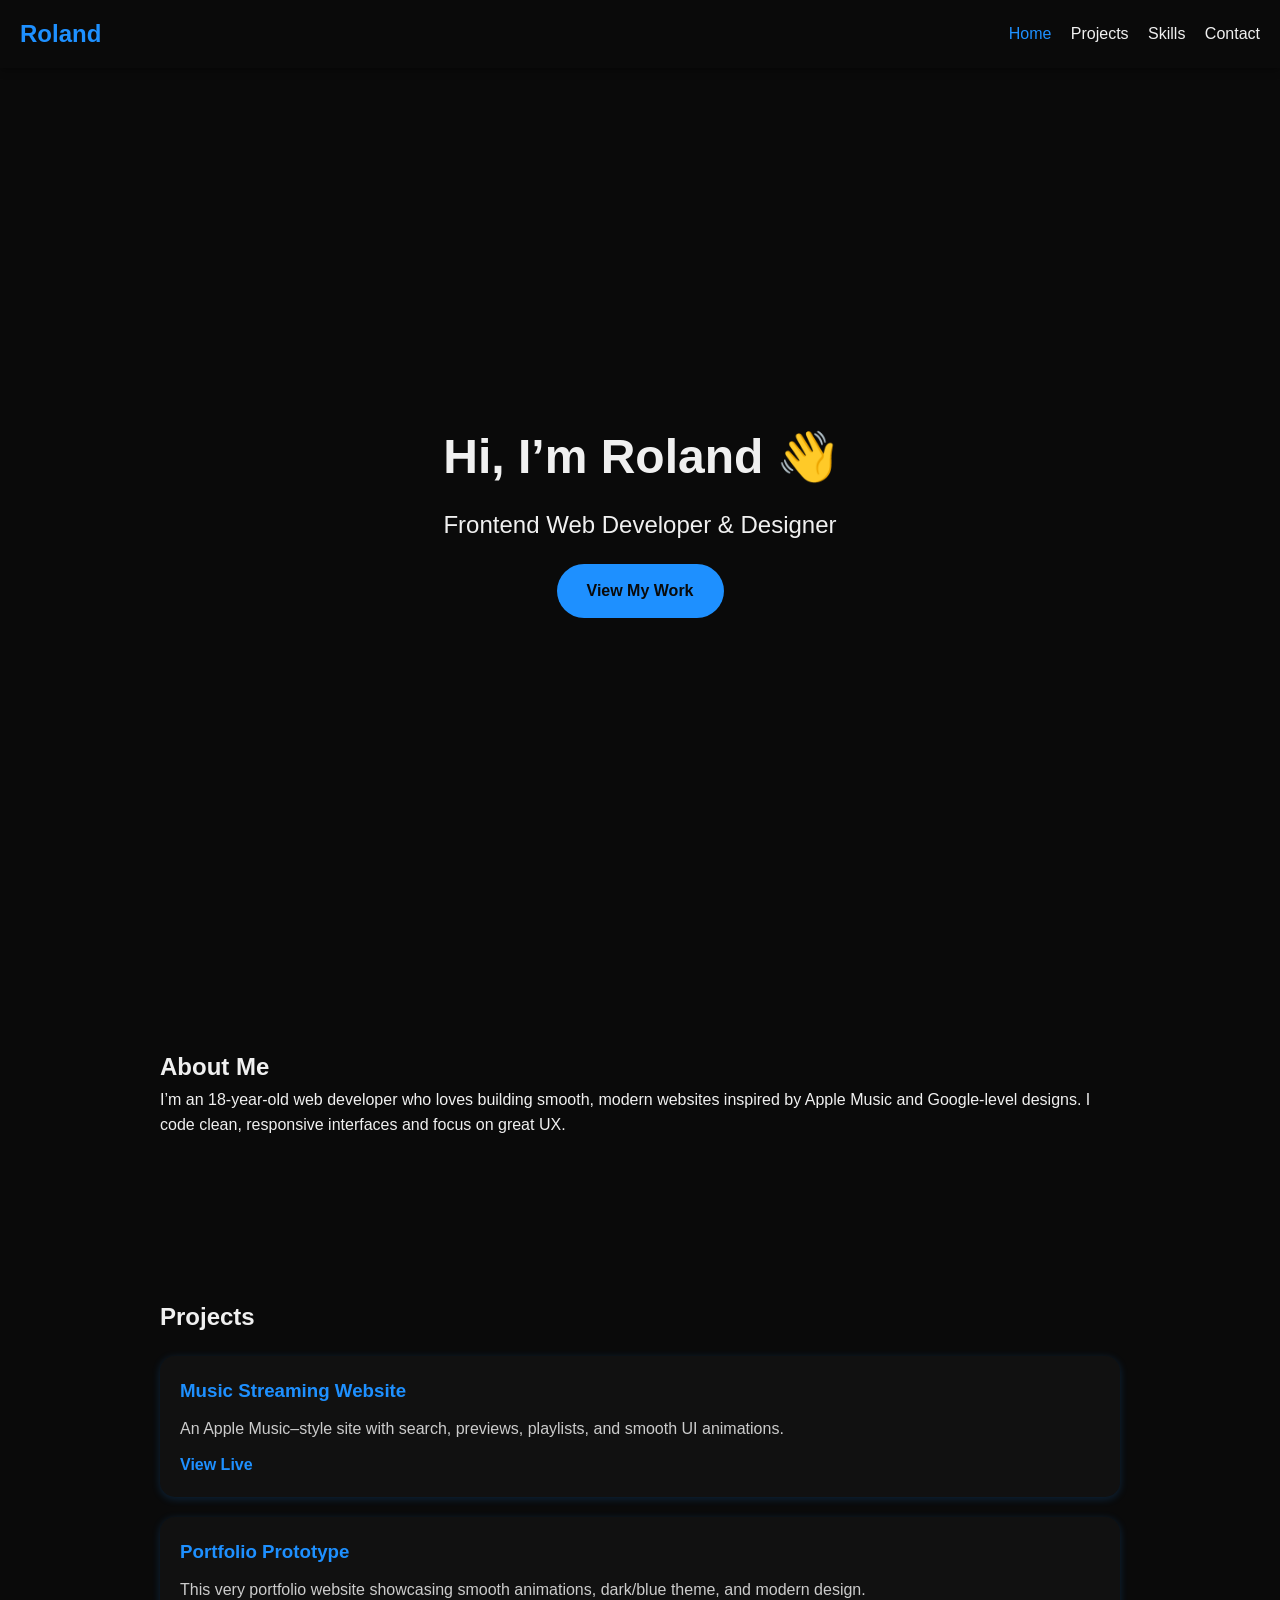
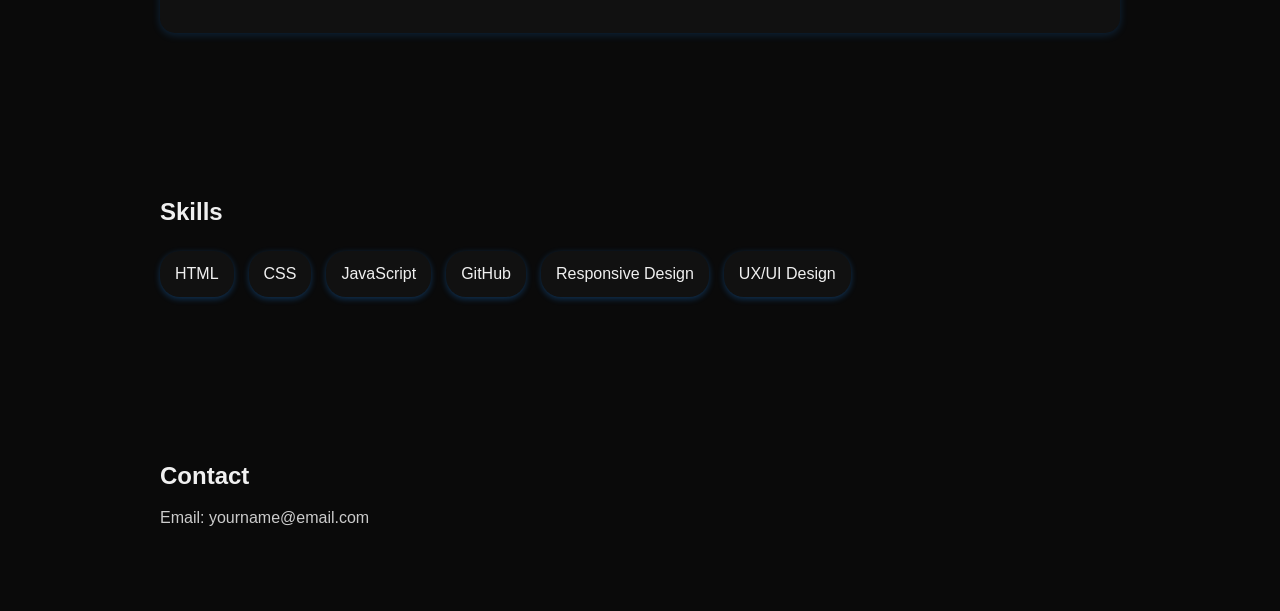
<file: index.html>
<!DOCTYPE html>
<html lang="en">
<head>
<meta charset="UTF-8">
<meta name="viewport" content="width=device-width, initial-scale=1.0">
<title>Roland | Dev Portfolio</title>
<style>
/* ===== Reset & Fonts ===== */
*{margin:0;padding:0;box-sizing:border-box;font-family:-apple-system,BlinkMacSystemFont,sans-serif;}
html{scroll-behavior:smooth;}
body{background:#0a0a0a;color:#f0f0f0;line-height:1.6;transition:background 0.5s,color 0.5s;}

/* ===== NAVBAR ===== */
header{position:sticky;top:0;z-index:100;background:#0a0a0a;padding:15px 20px;display:flex;justify-content:space-between;align-items:center;box-shadow:0 2px 8px rgba(0,0,0,0.4);}
header h1{color:#1e90ff;font-size:24px;}
nav button{background:none;border:none;color:#f0f0f0;font-size:16px;margin-left:15px;cursor:pointer;transition:color 0.3s;}
nav button.active, nav button:hover{color:#1e90ff;}

/* ===== SECTIONS ===== */
section{padding:80px 20px;max-width:1000px;margin:auto;opacity:0;transform:translateY(30px);transition:all 0.8s ease;}
section.visible{opacity:1;transform:translateY(0);}

/* ===== HERO ===== */
.hero{display:flex;flex-direction:column;justify-content:center;align-items:center;text-align:center;height:100vh;}
.hero h1{font-size:3rem;margin-bottom:10px;animation:fadeIn 1s ease forwards;}
.hero p{font-size:1.5rem;margin-bottom:20px;animation:fadeIn 1.5s ease forwards;}
.hero .btn{padding:14px 30px;border-radius:30px;background:#1e90ff;color:#0a0a0a;text-decoration:none;font-weight:600;font-size:16px;transition:all 0.3s;}
.hero .btn:hover{transform:scale(1.05);background:#0a75d6;}

/* ===== PROJECT CARDS ===== */
.project-card{background:#111;padding:20px;border-radius:15px;margin-top:20px;transition:all 0.3s;box-shadow:0 2px 8px rgba(30,144,255,0.2);}
.project-card:hover{transform:translateY(-5px) scale(1.03);box-shadow:0 8px 20px rgba(30,144,255,0.5);}
.project-card h3{color:#1e90ff;margin-bottom:10px;}
.project-card p{color:#ccc;margin-bottom:10px;}
.project-card a{color:#1e90ff;text-decoration:none;font-weight:600;transition:color 0.3s;}
.project-card a:hover{color:#63b3ed;}

/* ===== SKILLS ===== */
.skills ul{display:flex;flex-wrap:wrap;gap:15px;list-style:none;margin-top:20px;}
.skills li{background:#111;padding:10px 15px;border-radius:20px;box-shadow:0 2px 6px rgba(30,144,255,0.3);transition:all 0.3s;}
.skills li:hover{transform:scale(1.05);box-shadow:0 4px 12px rgba(30,144,255,0.5);}

/* ===== CONTACT ===== */
.contact p{margin-top:10px;color:#ccc;}

/* ===== ANIMATIONS ===== */
@keyframes fadeIn{from{opacity:0;transform:translateY(20px);}to{opacity:1;transform:translateY(0);}}
</style>
</head>
<body>

<header>
  <h1>Roland</h1>
  <nav>
    <button class="active" onclick="scrollToSection('hero')">Home</button>
    <button onclick="scrollToSection('projects')">Projects</button>
    <button onclick="scrollToSection('skills')">Skills</button>
    <button onclick="scrollToSection('contact')">Contact</button>
  </nav>
</header>

<section class="hero" id="hero">
  <h1>Hi, I’m Roland 👋</h1>
  <p>Frontend Web Developer & Designer</p>
  <a href="#projects" class="btn">View My Work</a>
</section>

<section class="about" id="about">
  <h2>About Me</h2>
  <p>I’m an 18-year-old web developer who loves building smooth, modern websites inspired by Apple Music and Google-level designs. I code clean, responsive interfaces and focus on great UX.</p>
</section>

<section class="projects" id="projects">
  <h2>Projects</h2>
  <div class="project-card">
    <h3>Music Streaming Website</h3>
    <p>An Apple Music–style site with search, previews, playlists, and smooth UI animations.</p>
    <a href="https://rolandoluwaseun4.github.io/lyrics---website-/" target="_blank">View Live</a>
  </div>
  <div class="project-card">
    <h3>Portfolio Prototype</h3>
    <p>This very portfolio website showcasing smooth animations, dark/blue theme, and modern design.</p>
  </div>
</section>

<section class="skills" id="skills">
  <h2>Skills</h2>
  <ul>
    <li>HTML</li>
    <li>CSS</li>
    <li>JavaScript</li>
    <li>GitHub</li>
    <li>Responsive Design</li>
    <li>UX/UI Design</li>
  </ul>
</section>

<section class="contact" id="contact">
  <h2>Contact</h2>
  <p>Email: yourname@email.com</p>
</section>

<script>
/* ===== SMOOTH SCROLL ===== */
function scrollToSection(id){
  document.getElementById(id).scrollIntoView({behavior:'smooth'});
}

/* ===== FADE-IN ON SCROLL ===== */
const sections=document.querySelectorAll('section');
const observer=new IntersectionObserver(entries=>{
  entries.forEach(entry=>{
    if(entry.isIntersecting){
      entry.target.classList.add('visible');
    }
  });
},{threshold:0.2});
sections.forEach(sec=>observer.observe(sec));
</script>

</body>
</html>
</file>
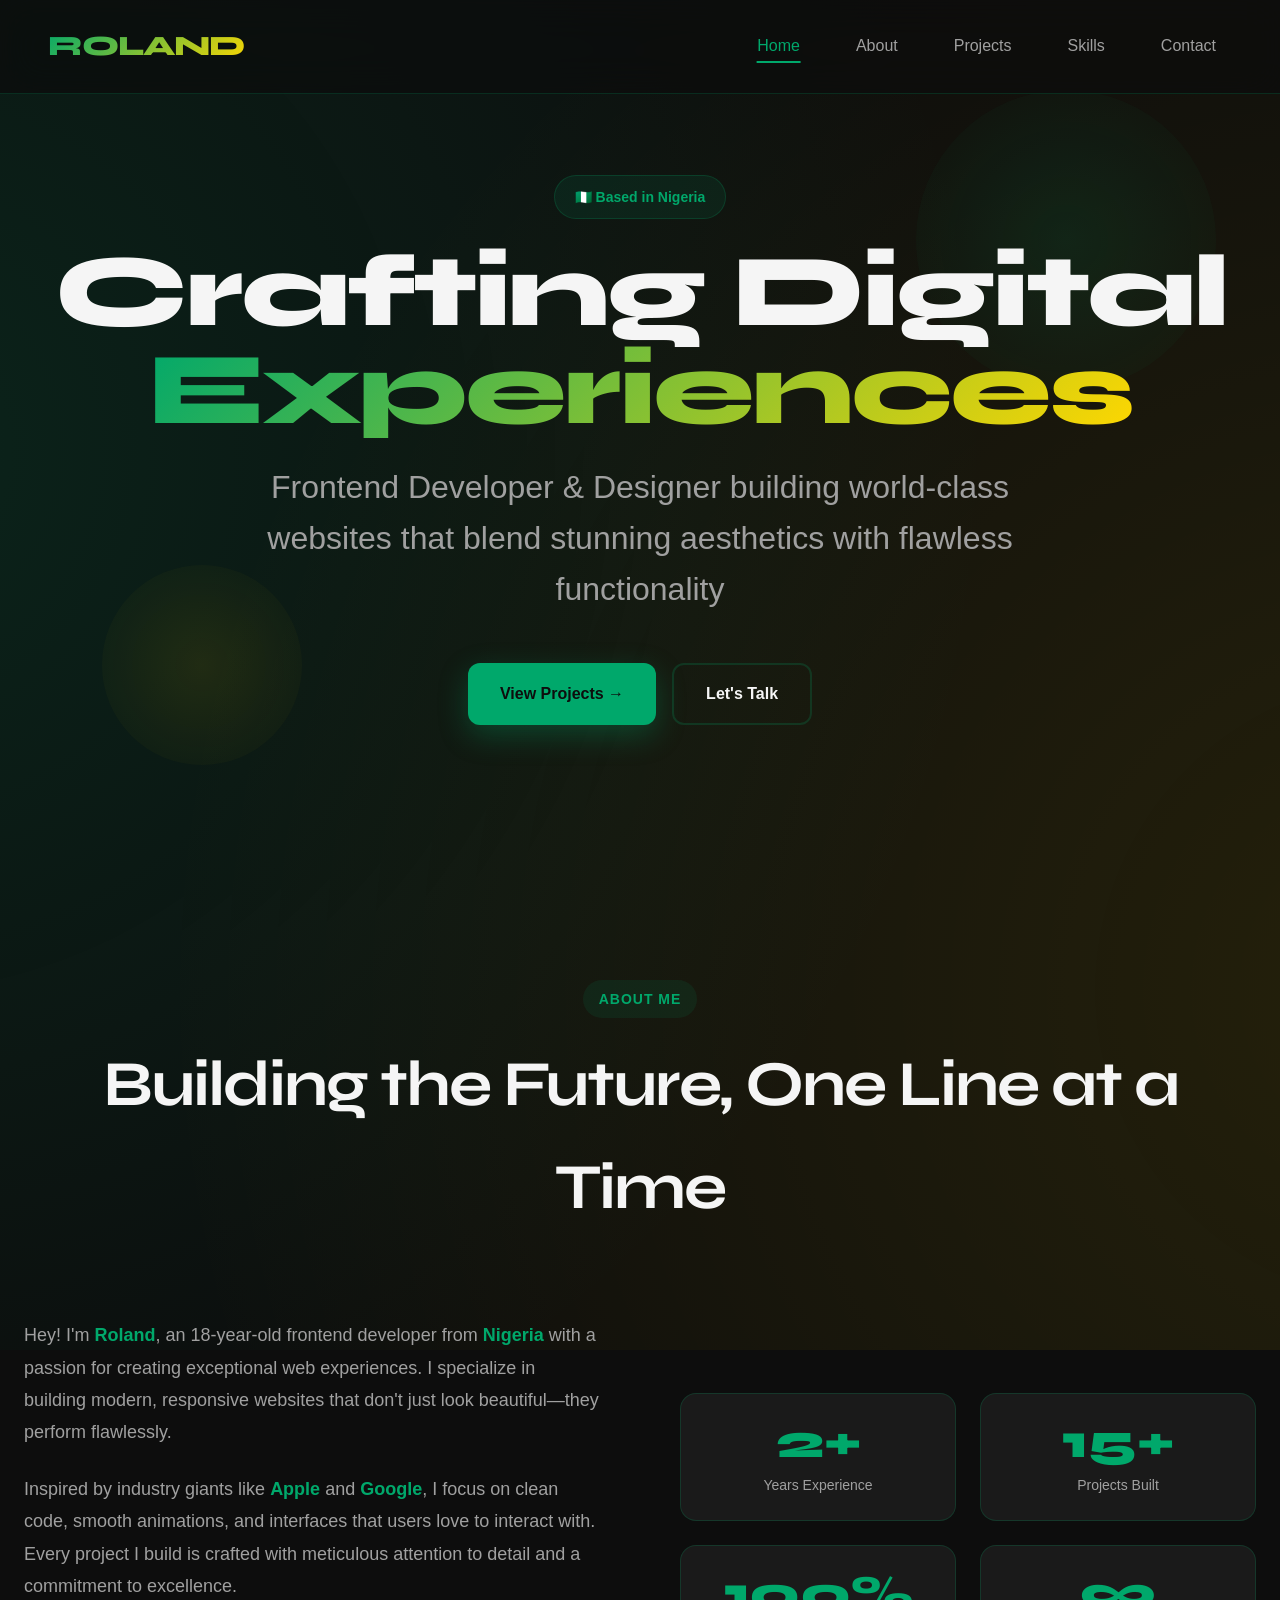
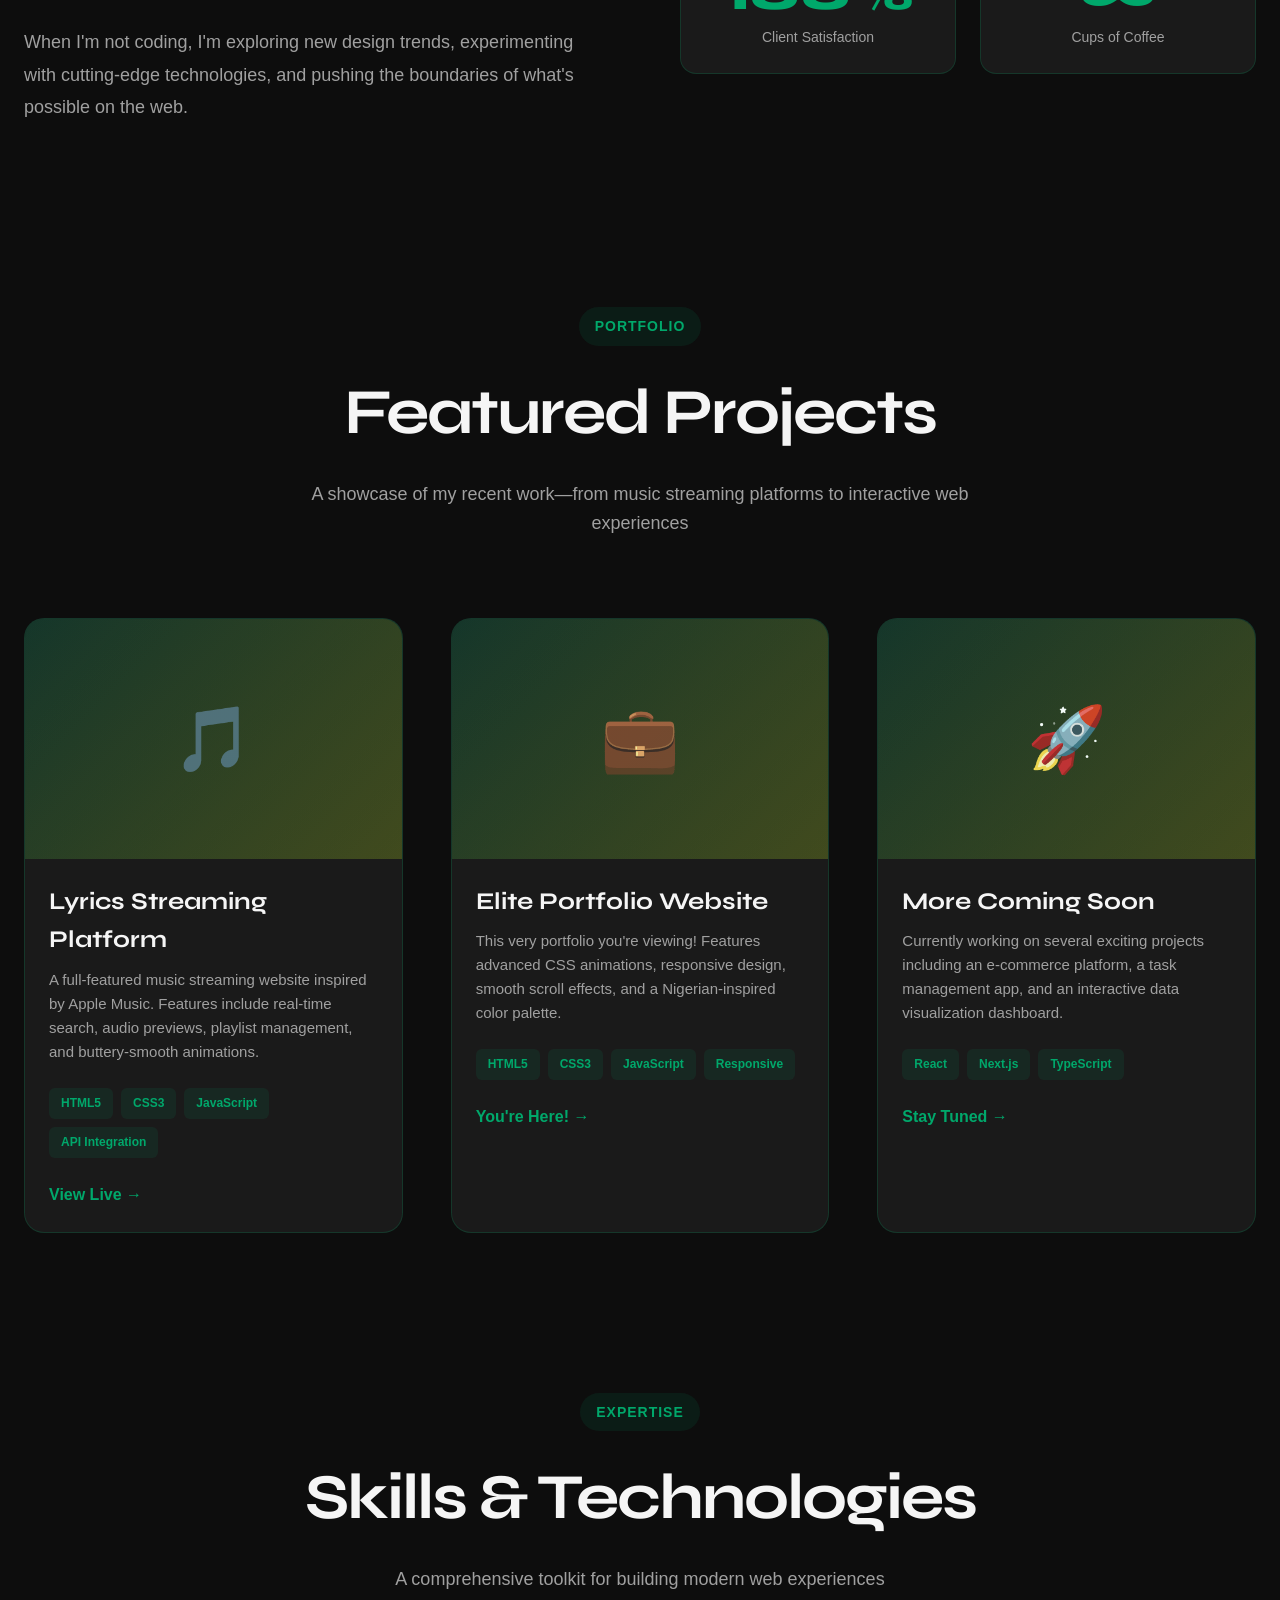
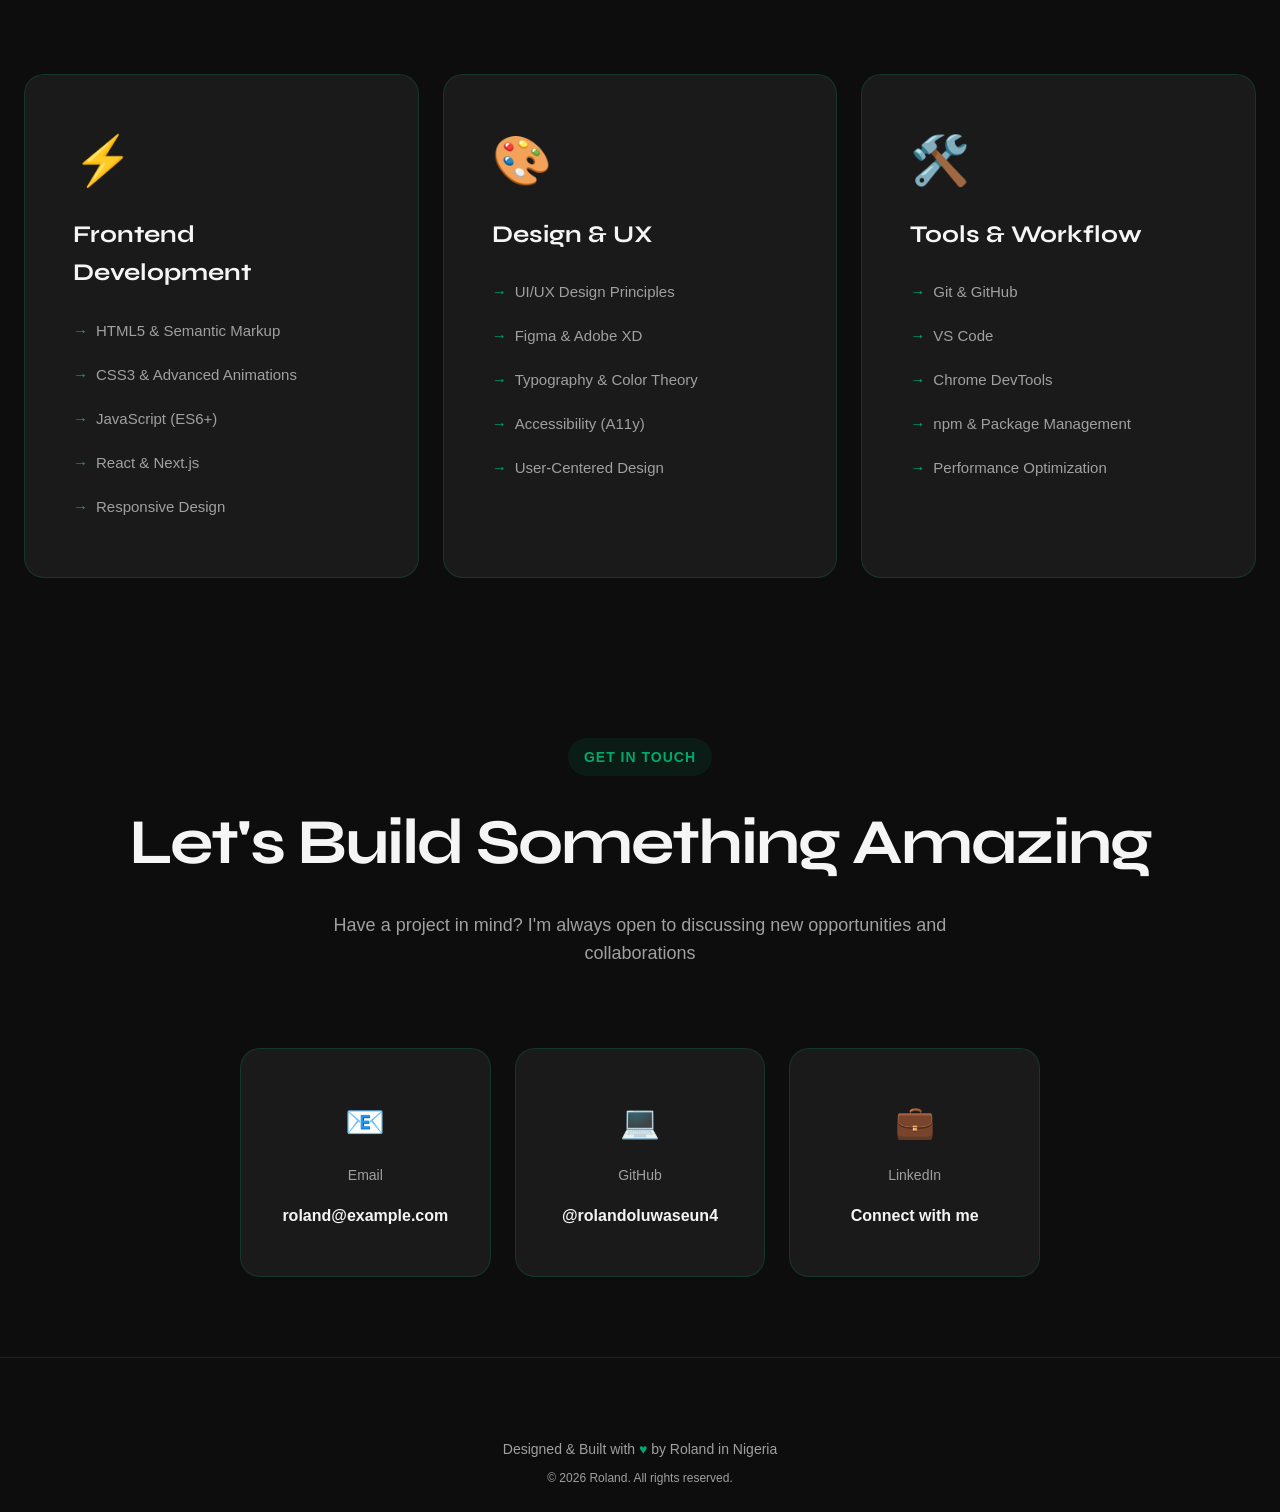
<file: roland-elite-portfolio.html>
<!DOCTYPE html>
<html lang="en">
<head>
  <meta charset="UTF-8">
  <meta name="viewport" content="width=device-width, initial-scale=1.0">
  <meta name="description" content="Roland - Frontend Developer & Designer crafting exceptional web experiences in Nigeria">
  <title>Roland | Elite Frontend Developer</title>
  <link rel="preconnect" href="https://fonts.googleapis.com">
  <link rel="preconnect" href="https://fonts.gstatic.com" crossorigin>
  <link href="https://fonts.googleapis.com/css2?family=Syne:wght@400;600;700;800&family=General+Sans:wght@400;500;600&display=swap" rel="stylesheet">
  
  <style>
    /* ==================== CSS VARIABLES ==================== */
    :root {
      /* Colors - Nigerian Flag Inspired with Modern Twist */
      --primary-green: #00A86B;
      --primary-white: #FEFEFE;
      --accent-gold: #FFD700;
      --dark-bg: #0D0D0D;
      --card-bg: #1A1A1A;
      --text-primary: #F5F5F5;
      --text-secondary: #A0A0A0;
      --border-subtle: rgba(0, 168, 107, 0.2);
      
      /* Typography */
      --font-display: 'Syne', sans-serif;
      --font-body: 'General Sans', -apple-system, sans-serif;
      
      /* Spacing */
      --spacing-xs: 8px;
      --spacing-sm: 16px;
      --spacing-md: 24px;
      --spacing-lg: 48px;
      --spacing-xl: 80px;
      
      /* Animations */
      --transition-smooth: all 0.4s cubic-bezier(0.4, 0, 0.2, 1);
      --transition-bounce: all 0.6s cubic-bezier(0.68, -0.55, 0.265, 1.55);
    }
    
    /* ==================== RESET & BASE ==================== */
    * {
      margin: 0;
      padding: 0;
      box-sizing: border-box;
    }
    
    html {
      scroll-behavior: smooth;
      overflow-x: hidden;
    }
    
    body {
      font-family: var(--font-body);
      background: var(--dark-bg);
      color: var(--text-primary);
      line-height: 1.6;
      overflow-x: hidden;
      position: relative;
    }
    
    /* Animated gradient background */
    body::before {
      content: '';
      position: fixed;
      top: -50%;
      left: -50%;
      width: 200%;
      height: 200%;
      background: 
        radial-gradient(circle at 20% 50%, rgba(0, 168, 107, 0.15) 0%, transparent 50%),
        radial-gradient(circle at 80% 80%, rgba(255, 215, 0, 0.1) 0%, transparent 50%);
      animation: bgFloat 20s ease-in-out infinite;
      pointer-events: none;
      z-index: -1;
    }
    
    @keyframes bgFloat {
      0%, 100% { transform: translate(0, 0) rotate(0deg); }
      33% { transform: translate(30px, -30px) rotate(5deg); }
      66% { transform: translate(-20px, 20px) rotate(-5deg); }
    }
    
    /* ==================== NAVIGATION ==================== */
    header {
      position: fixed;
      top: 0;
      left: 0;
      right: 0;
      z-index: 1000;
      padding: var(--spacing-md) var(--spacing-lg);
      background: rgba(13, 13, 13, 0.8);
      backdrop-filter: blur(20px) saturate(180%);
      border-bottom: 1px solid var(--border-subtle);
      animation: slideDown 0.8s ease forwards;
    }
    
    @keyframes slideDown {
      from {
        transform: translateY(-100%);
        opacity: 0;
      }
      to {
        transform: translateY(0);
        opacity: 1;
      }
    }
    
    .nav-container {
      max-width: 1400px;
      margin: 0 auto;
      display: flex;
      justify-content: space-between;
      align-items: center;
    }
    
    .logo {
      font-family: var(--font-display);
      font-size: 28px;
      font-weight: 800;
      background: linear-gradient(135deg, var(--primary-green), var(--accent-gold));
      -webkit-background-clip: text;
      -webkit-text-fill-color: transparent;
      background-clip: text;
      letter-spacing: -1px;
      transition: var(--transition-smooth);
    }
    
    .logo:hover {
      transform: scale(1.05);
    }
    
    nav {
      display: flex;
      gap: var(--spacing-md);
    }
    
    .nav-link {
      background: none;
      border: none;
      color: var(--text-secondary);
      font-family: var(--font-body);
      font-size: 16px;
      font-weight: 500;
      cursor: pointer;
      padding: var(--spacing-xs) var(--spacing-sm);
      border-radius: 8px;
      transition: var(--transition-smooth);
      position: relative;
    }
    
    .nav-link::after {
      content: '';
      position: absolute;
      bottom: 0;
      left: 50%;
      width: 0;
      height: 2px;
      background: var(--primary-green);
      transform: translateX(-50%);
      transition: width 0.3s ease;
    }
    
    .nav-link:hover,
    .nav-link.active {
      color: var(--primary-green);
    }
    
    .nav-link:hover::after,
    .nav-link.active::after {
      width: 60%;
    }
    
    /* Mobile menu toggle */
    .menu-toggle {
      display: none;
      flex-direction: column;
      gap: 6px;
      background: none;
      border: none;
      cursor: pointer;
      padding: var(--spacing-xs);
    }
    
    .menu-toggle span {
      width: 30px;
      height: 3px;
      background: var(--primary-green);
      border-radius: 2px;
      transition: var(--transition-smooth);
    }
    
    /* ==================== HERO SECTION ==================== */
    .hero {
      min-height: 100vh;
      display: flex;
      flex-direction: column;
      justify-content: center;
      align-items: center;
      text-align: center;
      padding: var(--spacing-xl) var(--spacing-md);
      position: relative;
      overflow: hidden;
    }
    
    .hero-badge {
      display: inline-block;
      padding: 10px 20px;
      background: rgba(0, 168, 107, 0.1);
      border: 1px solid var(--border-subtle);
      border-radius: 50px;
      font-size: 14px;
      font-weight: 600;
      color: var(--primary-green);
      margin-bottom: var(--spacing-md);
      animation: fadeInUp 0.8s ease 0.2s both;
    }
    
    .hero-title {
      font-family: var(--font-display);
      font-size: clamp(48px, 8vw, 120px);
      font-weight: 800;
      line-height: 0.95;
      letter-spacing: -3px;
      margin-bottom: var(--spacing-md);
      animation: fadeInUp 0.8s ease 0.4s both;
    }
    
    .hero-title .gradient-text {
      background: linear-gradient(135deg, var(--primary-green) 0%, var(--accent-gold) 100%);
      -webkit-background-clip: text;
      -webkit-text-fill-color: transparent;
      background-clip: text;
      display: inline-block;
    }
    
    .hero-subtitle {
      font-size: clamp(20px, 3vw, 32px);
      color: var(--text-secondary);
      font-weight: 500;
      margin-bottom: var(--spacing-lg);
      max-width: 800px;
      animation: fadeInUp 0.8s ease 0.6s both;
    }
    
    .cta-group {
      display: flex;
      gap: var(--spacing-sm);
      flex-wrap: wrap;
      justify-content: center;
      animation: fadeInUp 0.8s ease 0.8s both;
    }
    
    .btn {
      padding: 16px 32px;
      border-radius: 12px;
      font-family: var(--font-body);
      font-size: 16px;
      font-weight: 600;
      text-decoration: none;
      cursor: pointer;
      transition: var(--transition-smooth);
      border: none;
      display: inline-flex;
      align-items: center;
      gap: 8px;
    }
    
    .btn-primary {
      background: var(--primary-green);
      color: var(--dark-bg);
      box-shadow: 0 10px 30px rgba(0, 168, 107, 0.3);
    }
    
    .btn-primary:hover {
      transform: translateY(-3px);
      box-shadow: 0 15px 40px rgba(0, 168, 107, 0.4);
    }
    
    .btn-secondary {
      background: transparent;
      color: var(--text-primary);
      border: 2px solid var(--border-subtle);
    }
    
    .btn-secondary:hover {
      border-color: var(--primary-green);
      background: rgba(0, 168, 107, 0.05);
    }
    
    /* Floating elements decoration */
    .hero-decoration {
      position: absolute;
      border-radius: 50%;
      opacity: 0.6;
      animation: float 6s ease-in-out infinite;
    }
    
    .deco-1 {
      width: 300px;
      height: 300px;
      background: radial-gradient(circle, rgba(0, 168, 107, 0.2), transparent);
      top: 10%;
      right: 5%;
      animation-delay: 0s;
    }
    
    .deco-2 {
      width: 200px;
      height: 200px;
      background: radial-gradient(circle, rgba(255, 215, 0, 0.15), transparent);
      bottom: 15%;
      left: 8%;
      animation-delay: 2s;
    }
    
    @keyframes float {
      0%, 100% { transform: translate(0, 0); }
      50% { transform: translate(20px, -20px); }
    }
    
    @keyframes fadeInUp {
      from {
        opacity: 0;
        transform: translateY(30px);
      }
      to {
        opacity: 1;
        transform: translateY(0);
      }
    }
    
    /* ==================== SECTIONS ==================== */
    section {
      padding: var(--spacing-xl) var(--spacing-md);
      max-width: 1400px;
      margin: 0 auto;
    }
    
    .section-header {
      text-align: center;
      margin-bottom: var(--spacing-xl);
    }
    
    .section-tag {
      display: inline-block;
      padding: 8px 16px;
      background: rgba(0, 168, 107, 0.1);
      border-radius: 20px;
      font-size: 14px;
      font-weight: 600;
      color: var(--primary-green);
      margin-bottom: var(--spacing-sm);
      text-transform: uppercase;
      letter-spacing: 1px;
    }
    
    .section-title {
      font-family: var(--font-display);
      font-size: clamp(36px, 5vw, 64px);
      font-weight: 700;
      letter-spacing: -2px;
      margin-bottom: var(--spacing-sm);
    }
    
    .section-description {
      font-size: 18px;
      color: var(--text-secondary);
      max-width: 700px;
      margin: 0 auto;
    }
    
    /* ==================== ABOUT SECTION ==================== */
    .about-content {
      display: grid;
      grid-template-columns: 1fr 1fr;
      gap: var(--spacing-xl);
      align-items: center;
    }
    
    .about-text {
      font-size: 18px;
      line-height: 1.8;
      color: var(--text-secondary);
    }
    
    .about-text p {
      margin-bottom: var(--spacing-md);
    }
    
    .about-text strong {
      color: var(--primary-green);
      font-weight: 600;
    }
    
    .about-stats {
      display: grid;
      grid-template-columns: repeat(2, 1fr);
      gap: var(--spacing-md);
    }
    
    .stat-card {
      background: var(--card-bg);
      padding: var(--spacing-md);
      border-radius: 16px;
      border: 1px solid var(--border-subtle);
      transition: var(--transition-smooth);
      text-align: center;
    }
    
    .stat-card:hover {
      transform: translateY(-5px);
      border-color: var(--primary-green);
      box-shadow: 0 10px 30px rgba(0, 168, 107, 0.2);
    }
    
    .stat-number {
      font-family: var(--font-display);
      font-size: 48px;
      font-weight: 800;
      color: var(--primary-green);
      line-height: 1;
      margin-bottom: var(--spacing-xs);
    }
    
    .stat-label {
      font-size: 14px;
      color: var(--text-secondary);
      font-weight: 500;
    }
    
    /* ==================== PROJECTS SECTION ==================== */
    .projects-grid {
      display: grid;
      grid-template-columns: repeat(auto-fit, minmax(350px, 1fr));
      gap: var(--spacing-lg);
      margin-top: var(--spacing-xl);
    }
    
    .project-card {
      background: var(--card-bg);
      border-radius: 20px;
      overflow: hidden;
      border: 1px solid var(--border-subtle);
      transition: var(--transition-smooth);
      position: relative;
      cursor: pointer;
    }
    
    .project-card::before {
      content: '';
      position: absolute;
      top: 0;
      left: 0;
      right: 0;
      height: 4px;
      background: linear-gradient(90deg, var(--primary-green), var(--accent-gold));
      transform: scaleX(0);
      transform-origin: left;
      transition: transform 0.4s ease;
    }
    
    .project-card:hover::before {
      transform: scaleX(1);
    }
    
    .project-card:hover {
      transform: translateY(-10px);
      border-color: var(--primary-green);
      box-shadow: 0 20px 60px rgba(0, 168, 107, 0.3);
    }
    
    .project-image {
      width: 100%;
      height: 240px;
      background: linear-gradient(135deg, rgba(0, 168, 107, 0.2), rgba(255, 215, 0, 0.2));
      display: flex;
      align-items: center;
      justify-content: center;
      font-size: 64px;
      position: relative;
      overflow: hidden;
    }
    
    .project-image::after {
      content: '';
      position: absolute;
      inset: 0;
      background: linear-gradient(135deg, transparent 0%, rgba(0, 168, 107, 0.1) 100%);
    }
    
    .project-content {
      padding: var(--spacing-md);
    }
    
    .project-title {
      font-family: var(--font-display);
      font-size: 24px;
      font-weight: 700;
      margin-bottom: var(--spacing-xs);
      color: var(--text-primary);
    }
    
    .project-description {
      font-size: 15px;
      color: var(--text-secondary);
      line-height: 1.6;
      margin-bottom: var(--spacing-md);
    }
    
    .project-tags {
      display: flex;
      flex-wrap: wrap;
      gap: var(--spacing-xs);
      margin-bottom: var(--spacing-md);
    }
    
    .tag {
      padding: 6px 12px;
      background: rgba(0, 168, 107, 0.1);
      border-radius: 6px;
      font-size: 12px;
      font-weight: 600;
      color: var(--primary-green);
    }
    
    .project-link {
      display: inline-flex;
      align-items: center;
      gap: 8px;
      color: var(--primary-green);
      text-decoration: none;
      font-weight: 600;
      transition: var(--transition-smooth);
    }
    
    .project-link:hover {
      gap: 12px;
    }
    
    /* ==================== SKILLS SECTION ==================== */
    .skills-container {
      display: grid;
      grid-template-columns: repeat(auto-fit, minmax(280px, 1fr));
      gap: var(--spacing-md);
      margin-top: var(--spacing-xl);
    }
    
    .skill-category {
      background: var(--card-bg);
      padding: var(--spacing-lg);
      border-radius: 20px;
      border: 1px solid var(--border-subtle);
      transition: var(--transition-smooth);
    }
    
    .skill-category:hover {
      border-color: var(--primary-green);
      transform: translateY(-5px);
    }
    
    .skill-icon {
      font-size: 48px;
      margin-bottom: var(--spacing-sm);
    }
    
    .skill-category h3 {
      font-family: var(--font-display);
      font-size: 24px;
      font-weight: 700;
      margin-bottom: var(--spacing-sm);
      color: var(--text-primary);
    }
    
    .skill-list {
      list-style: none;
    }
    
    .skill-list li {
      padding: 10px 0;
      color: var(--text-secondary);
      display: flex;
      align-items: center;
      gap: var(--spacing-xs);
      font-size: 15px;
    }
    
    .skill-list li::before {
      content: '→';
      color: var(--primary-green);
      font-weight: bold;
    }
    
    /* ==================== CONTACT SECTION ==================== */
    .contact-content {
      max-width: 800px;
      margin: 0 auto;
      text-align: center;
    }
    
    .contact-options {
      display: grid;
      grid-template-columns: repeat(auto-fit, minmax(200px, 1fr));
      gap: var(--spacing-md);
      margin-top: var(--spacing-lg);
    }
    
    .contact-card {
      background: var(--card-bg);
      padding: var(--spacing-lg);
      border-radius: 20px;
      border: 1px solid var(--border-subtle);
      transition: var(--transition-smooth);
      text-decoration: none;
      display: flex;
      flex-direction: column;
      align-items: center;
      gap: var(--spacing-sm);
    }
    
    .contact-card:hover {
      border-color: var(--primary-green);
      transform: translateY(-5px);
      box-shadow: 0 10px 30px rgba(0, 168, 107, 0.2);
    }
    
    .contact-icon {
      font-size: 32px;
    }
    
    .contact-label {
      font-size: 14px;
      color: var(--text-secondary);
      font-weight: 500;
    }
    
    .contact-value {
      font-size: 16px;
      color: var(--text-primary);
      font-weight: 600;
    }
    
    /* ==================== FOOTER ==================== */
    footer {
      padding: var(--spacing-xl) var(--spacing-md) var(--spacing-md);
      border-top: 1px solid var(--border-subtle);
      text-align: center;
    }
    
    .footer-content {
      max-width: 1400px;
      margin: 0 auto;
    }
    
    .footer-text {
      color: var(--text-secondary);
      font-size: 14px;
    }
    
    .footer-heart {
      color: var(--primary-green);
      animation: heartbeat 1.5s ease infinite;
    }
    
    @keyframes heartbeat {
      0%, 100% { transform: scale(1); }
      25% { transform: scale(1.1); }
    }
    
    /* ==================== SCROLL ANIMATIONS ==================== */
    .fade-in {
      opacity: 0;
      transform: translateY(40px);
      transition: opacity 0.8s ease, transform 0.8s ease;
    }
    
    .fade-in.visible {
      opacity: 1;
      transform: translateY(0);
    }
    
    /* ==================== RESPONSIVE ==================== */
    @media (max-width: 1024px) {
      .about-content {
        grid-template-columns: 1fr;
      }
      
      .projects-grid {
        grid-template-columns: 1fr;
      }
    }
    
    @media (max-width: 768px) {
      :root {
        --spacing-xl: 60px;
        --spacing-lg: 32px;
      }
      
      header {
        padding: var(--spacing-sm) var(--spacing-md);
      }
      
      .menu-toggle {
        display: flex;
      }
      
      nav {
        position: fixed;
        top: 80px;
        right: -100%;
        width: 70%;
        max-width: 300px;
        background: rgba(13, 13, 13, 0.98);
        backdrop-filter: blur(20px);
        padding: var(--spacing-lg);
        border-radius: 20px 0 0 20px;
        border: 1px solid var(--border-subtle);
        flex-direction: column;
        transition: right 0.4s ease;
        box-shadow: -10px 0 30px rgba(0, 0, 0, 0.5);
      }
      
      nav.open {
        right: 0;
      }
      
      .nav-link {
        width: 100%;
        text-align: left;
        padding: var(--spacing-sm);
      }
      
      .hero-title {
        font-size: clamp(36px, 10vw, 72px);
      }
      
      .about-stats {
        grid-template-columns: 1fr;
      }
      
      .cta-group {
        flex-direction: column;
        width: 100%;
      }
      
      .btn {
        width: 100%;
        justify-content: center;
      }
      
      .contact-options {
        grid-template-columns: 1fr;
      }
    }
  </style>
</head>
<body>
  
  <!-- HEADER/NAVIGATION -->
  <header>
    <div class="nav-container">
      <div class="logo">ROLAND</div>
      <button class="menu-toggle" aria-label="Toggle menu">
        <span></span>
        <span></span>
        <span></span>
      </button>
      <nav id="nav-menu">
        <button class="nav-link active" data-section="hero">Home</button>
        <button class="nav-link" data-section="about">About</button>
        <button class="nav-link" data-section="projects">Projects</button>
        <button class="nav-link" data-section="skills">Skills</button>
        <button class="nav-link" data-section="contact">Contact</button>
      </nav>
    </div>
  </header>

  <!-- HERO SECTION -->
  <section class="hero" id="hero">
    <div class="hero-decoration deco-1"></div>
    <div class="hero-decoration deco-2"></div>
    
    <div class="hero-badge">🇳🇬 Based in Nigeria</div>
    <h1 class="hero-title">
      Crafting Digital<br>
      <span class="gradient-text">Experiences</span>
    </h1>
    <p class="hero-subtitle">
      Frontend Developer & Designer building world-class websites that blend stunning aesthetics with flawless functionality
    </p>
    <div class="cta-group">
      <a href="#projects" class="btn btn-primary">
        View Projects →
      </a>
      <a href="#contact" class="btn btn-secondary">
        Let's Talk
      </a>
    </div>
  </section>

  <!-- ABOUT SECTION -->
  <section id="about" class="fade-in">
    <div class="section-header">
      <div class="section-tag">About Me</div>
      <h2 class="section-title">Building the Future, One Line at a Time</h2>
    </div>
    
    <div class="about-content">
      <div class="about-text">
        <p>
          Hey! I'm <strong>Roland</strong>, an 18-year-old frontend developer from <strong>Nigeria</strong> with a passion for creating exceptional web experiences. I specialize in building modern, responsive websites that don't just look beautiful—they perform flawlessly.
        </p>
        <p>
          Inspired by industry giants like <strong>Apple</strong> and <strong>Google</strong>, I focus on clean code, smooth animations, and interfaces that users love to interact with. Every project I build is crafted with meticulous attention to detail and a commitment to excellence.
        </p>
        <p>
          When I'm not coding, I'm exploring new design trends, experimenting with cutting-edge technologies, and pushing the boundaries of what's possible on the web.
        </p>
      </div>
      
      <div class="about-stats">
        <div class="stat-card">
          <div class="stat-number">2+</div>
          <div class="stat-label">Years Experience</div>
        </div>
        <div class="stat-card">
          <div class="stat-number">15+</div>
          <div class="stat-label">Projects Built</div>
        </div>
        <div class="stat-card">
          <div class="stat-number">100%</div>
          <div class="stat-label">Client Satisfaction</div>
        </div>
        <div class="stat-card">
          <div class="stat-number">∞</div>
          <div class="stat-label">Cups of Coffee</div>
        </div>
      </div>
    </div>
  </section>

  <!-- PROJECTS SECTION -->
  <section id="projects" class="fade-in">
    <div class="section-header">
      <div class="section-tag">Portfolio</div>
      <h2 class="section-title">Featured Projects</h2>
      <p class="section-description">
        A showcase of my recent work—from music streaming platforms to interactive web experiences
      </p>
    </div>
    
    <div class="projects-grid">
      <div class="project-card">
        <div class="project-image">🎵</div>
        <div class="project-content">
          <h3 class="project-title">Lyrics Streaming Platform</h3>
          <p class="project-description">
            A full-featured music streaming website inspired by Apple Music. Features include real-time search, audio previews, playlist management, and buttery-smooth animations.
          </p>
          <div class="project-tags">
            <span class="tag">HTML5</span>
            <span class="tag">CSS3</span>
            <span class="tag">JavaScript</span>
            <span class="tag">API Integration</span>
          </div>
          <a href="https://rolandoluwaseun4.github.io/lyrics---website-/" target="_blank" class="project-link">
            View Live →
          </a>
        </div>
      </div>
      
      <div class="project-card">
        <div class="project-image">💼</div>
        <div class="project-content">
          <h3 class="project-title">Elite Portfolio Website</h3>
          <p class="project-description">
            This very portfolio you're viewing! Features advanced CSS animations, responsive design, smooth scroll effects, and a Nigerian-inspired color palette.
          </p>
          <div class="project-tags">
            <span class="tag">HTML5</span>
            <span class="tag">CSS3</span>
            <span class="tag">JavaScript</span>
            <span class="tag">Responsive</span>
          </div>
          <a href="#hero" class="project-link">
            You're Here! →
          </a>
        </div>
      </div>
      
      <div class="project-card">
        <div class="project-image">🚀</div>
        <div class="project-content">
          <h3 class="project-title">More Coming Soon</h3>
          <p class="project-description">
            Currently working on several exciting projects including an e-commerce platform, a task management app, and an interactive data visualization dashboard.
          </p>
          <div class="project-tags">
            <span class="tag">React</span>
            <span class="tag">Next.js</span>
            <span class="tag">TypeScript</span>
          </div>
          <a href="#contact" class="project-link">
            Stay Tuned →
          </a>
        </div>
      </div>
    </div>
  </section>

  <!-- SKILLS SECTION -->
  <section id="skills" class="fade-in">
    <div class="section-header">
      <div class="section-tag">Expertise</div>
      <h2 class="section-title">Skills & Technologies</h2>
      <p class="section-description">
        A comprehensive toolkit for building modern web experiences
      </p>
    </div>
    
    <div class="skills-container">
      <div class="skill-category">
        <div class="skill-icon">⚡</div>
        <h3>Frontend Development</h3>
        <ul class="skill-list">
          <li>HTML5 & Semantic Markup</li>
          <li>CSS3 & Advanced Animations</li>
          <li>JavaScript (ES6+)</li>
          <li>React & Next.js</li>
          <li>Responsive Design</li>
        </ul>
      </div>
      
      <div class="skill-category">
        <div class="skill-icon">🎨</div>
        <h3>Design & UX</h3>
        <ul class="skill-list">
          <li>UI/UX Design Principles</li>
          <li>Figma & Adobe XD</li>
          <li>Typography & Color Theory</li>
          <li>Accessibility (A11y)</li>
          <li>User-Centered Design</li>
        </ul>
      </div>
      
      <div class="skill-category">
        <div class="skill-icon">🛠️</div>
        <h3>Tools & Workflow</h3>
        <ul class="skill-list">
          <li>Git & GitHub</li>
          <li>VS Code</li>
          <li>Chrome DevTools</li>
          <li>npm & Package Management</li>
          <li>Performance Optimization</li>
        </ul>
      </div>
    </div>
  </section>

  <!-- CONTACT SECTION -->
  <section id="contact" class="fade-in">
    <div class="section-header">
      <div class="section-tag">Get in Touch</div>
      <h2 class="section-title">Let's Build Something Amazing</h2>
      <p class="section-description">
        Have a project in mind? I'm always open to discussing new opportunities and collaborations
      </p>
    </div>
    
    <div class="contact-content">
      <div class="contact-options">
        <a href="mailto:roland@example.com" class="contact-card">
          <div class="contact-icon">📧</div>
          <div class="contact-label">Email</div>
          <div class="contact-value">roland@example.com</div>
        </a>
        
        <a href="https://github.com/rolandoluwaseun4" target="_blank" class="contact-card">
          <div class="contact-icon">💻</div>
          <div class="contact-label">GitHub</div>
          <div class="contact-value">@rolandoluwaseun4</div>
        </a>
        
        <a href="https://linkedin.com/in/yourprofile" target="_blank" class="contact-card">
          <div class="contact-icon">💼</div>
          <div class="contact-label">LinkedIn</div>
          <div class="contact-value">Connect with me</div>
        </a>
      </div>
    </div>
  </section>

  <!-- FOOTER -->
  <footer>
    <div class="footer-content">
      <p class="footer-text">
        Designed & Built with <span class="footer-heart">♥</span> by Roland in Nigeria
      </p>
      <p class="footer-text" style="margin-top: 8px; font-size: 12px;">
        © 2026 Roland. All rights reserved.
      </p>
    </div>
  </footer>

  <!-- JAVASCRIPT -->
  <script>
    // ==================== NAVIGATION ==================== //
    
    // Smooth scroll to sections
    const navLinks = document.querySelectorAll('.nav-link');
    const sections = document.querySelectorAll('section');
    
    navLinks.forEach(link => {
      link.addEventListener('click', (e) => {
        const targetId = link.getAttribute('data-section');
        const targetSection = document.getElementById(targetId);
        
        if (targetSection) {
          targetSection.scrollIntoView({ behavior: 'smooth' });
          
          // Update active state
          navLinks.forEach(l => l.classList.remove('active'));
          link.classList.add('active');
          
          // Close mobile menu
          const nav = document.getElementById('nav-menu');
          nav.classList.remove('open');
        }
      });
    });
    
    // Mobile menu toggle
    const menuToggle = document.querySelector('.menu-toggle');
    const navMenu = document.getElementById('nav-menu');
    
    menuToggle.addEventListener('click', () => {
      navMenu.classList.toggle('open');
    });
    
    // ==================== SCROLL ANIMATIONS ==================== //
    
    const observerOptions = {
      threshold: 0.15,
      rootMargin: '0px 0px -50px 0px'
    };
    
    const observer = new IntersectionObserver((entries) => {
      entries.forEach(entry => {
        if (entry.isIntersecting) {
          entry.target.classList.add('visible');
        }
      });
    }, observerOptions);
    
    // Observe all fade-in elements
    const fadeInElements = document.querySelectorAll('.fade-in');
    fadeInElements.forEach(el => observer.observe(el));
    
    // ==================== ACTIVE NAV ON SCROLL ==================== //
    
    window.addEventListener('scroll', () => {
      let current = '';
      
      sections.forEach(section => {
        const sectionTop = section.offsetTop;
        const sectionHeight = section.clientHeight;
        
        if (window.pageYOffset >= sectionTop - 200) {
          current = section.getAttribute('id');
        }
      });
      
      navLinks.forEach(link => {
        link.classList.remove('active');
        if (link.getAttribute('data-section') === current) {
          link.classList.add('active');
        }
      });
    });
    
    // ==================== SMOOTH SCROLL FOR ANCHOR LINKS ==================== //
    
    document.querySelectorAll('a[href^="#"]').forEach(anchor => {
      anchor.addEventListener('click', function (e) {
        e.preventDefault();
        const targetId = this.getAttribute('href').substring(1);
        const targetElement = document.getElementById(targetId);
        
        if (targetElement) {
          targetElement.scrollIntoView({ behavior: 'smooth' });
        }
      });
    });
    
    // ==================== PERFORMANCE OPTIMIZATION ==================== //
    
    // Lazy load images when they come into view
    if ('IntersectionObserver' in window) {
      const imageObserver = new IntersectionObserver((entries, observer) => {
        entries.forEach(entry => {
          if (entry.isIntersecting) {
            const img = entry.target;
            img.src = img.dataset.src;
            img.classList.remove('lazy');
            observer.unobserve(img);
          }
        });
      });
      
      document.querySelectorAll('img.lazy').forEach(img => {
        imageObserver.observe(img);
      });
    }
  </script>

</body>
</html>
</file>
